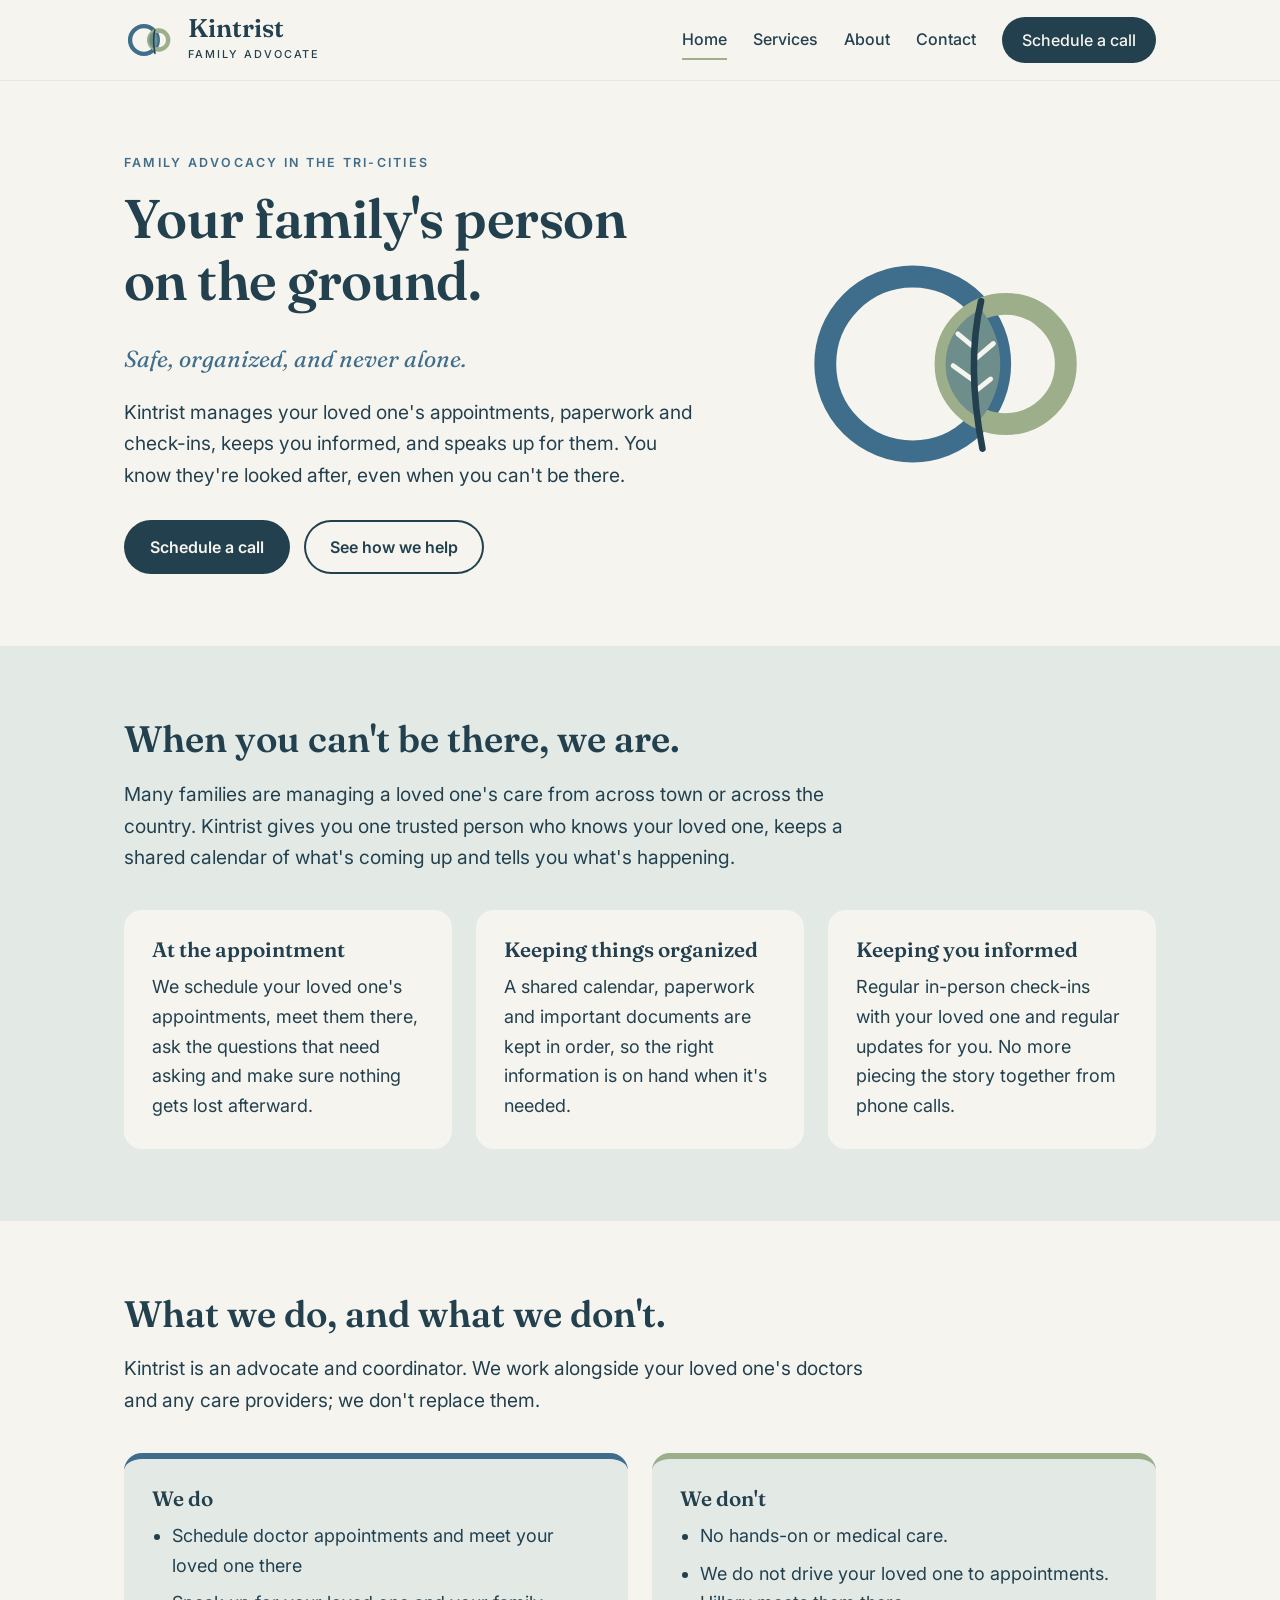
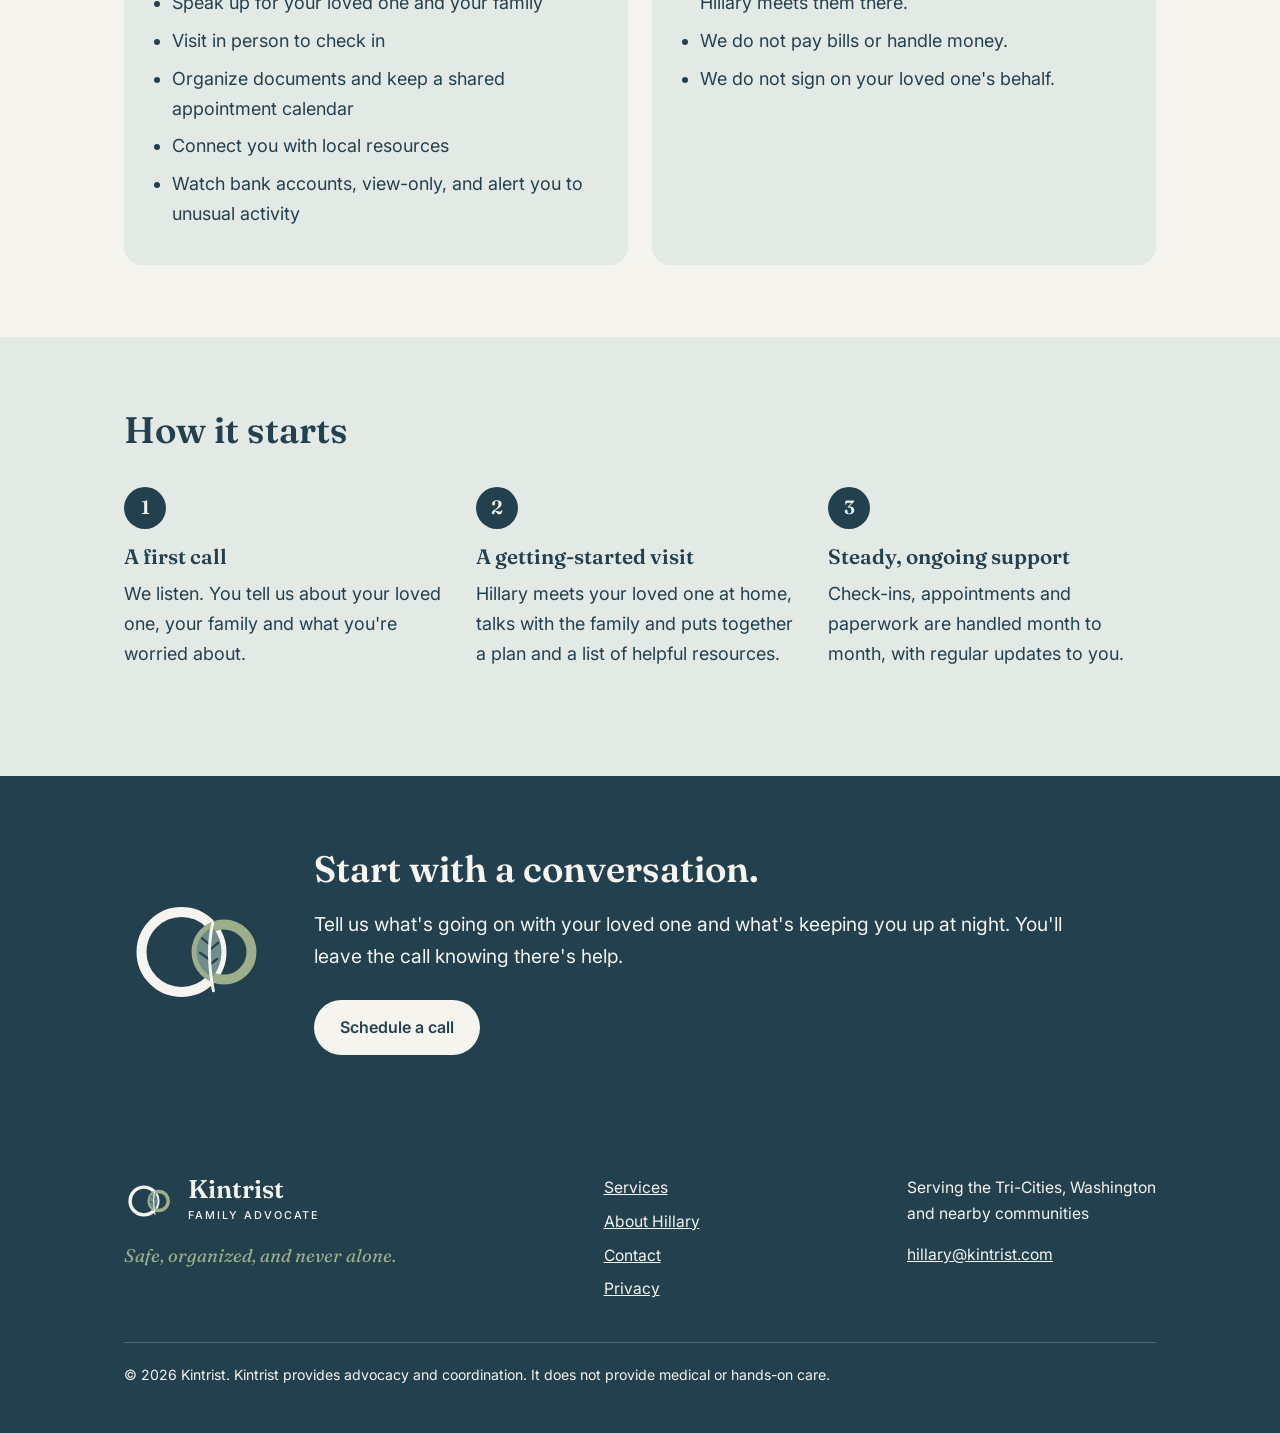
<file: index.html>
<!DOCTYPE html>
<html lang="en">
<head>
  <meta charset="utf-8">
  <meta name="viewport" content="width=device-width, initial-scale=1">
  <title>Kintrist | Family Advocate in the Tri-Cities, WA</title>
  <meta name="description" content="Kintrist manages your loved one's appointments, paperwork and check-ins in the Tri-Cities, keeps your family informed, and speaks up for them.">
  <link rel="icon" href="favicon.svg" type="image/svg+xml">
  <link rel="preconnect" href="https://fonts.googleapis.com">
  <link rel="preconnect" href="https://fonts.gstatic.com" crossorigin>
  <link href="https://fonts.googleapis.com/css2?family=Fraunces:ital,opsz,wght@0,9..144,600;1,9..144,400&family=Inter:wght@400;500;600&display=swap" rel="stylesheet">
  <link rel="stylesheet" href="styles.css">
</head>
<body>
  <a class="skip" href="#main">Skip to main content</a>
  <header class="site-header">
    <div class="wrap">
      <a class="lockup" href="index.html" aria-label="Kintrist, Family Advocate: home">
        <svg xmlns="http://www.w3.org/2000/svg" viewBox="0 0 120 120" aria-hidden="true">
  <circle cx="46" cy="60" r="32" fill="none" stroke="#3F6E8C" stroke-width="10"/>
  <circle cx="80" cy="60" r="22" fill="none" stroke="#9DAE8A" stroke-width="10"/>
  <path d="M70.94 39.95 A32 32 0 0 1 70.94 80.05 A22 22 0 0 1 70.94 39.95 Z" fill="#6E8E8B"/>
  <path d="M71 37 Q65.5 60 71.5 91" stroke="#23404F" stroke-width="3.6" stroke-linecap="round" fill="none"/>
</svg>
        <span><span class="lockup-name">Kintrist</span><span class="lockup-desc">Family Advocate</span></span>
      </a>
      <nav class="nav" aria-label="Main">
        <a href="index.html" aria-current="page">Home</a>
        <a href="services.html">Services</a>
        <a href="about.html">About</a>
        <a href="contact.html">Contact</a>
        <a class="button" href="contact.html">Schedule a call</a>
      </nav>
    </div>
  </header>

  <main id="main">
    <section class="hero">
      <div class="wrap">
        <div>
          <p class="eyebrow">Family advocacy in the Tri-Cities</p>
          <h1>Your family's person on the ground.</h1>
          <p class="tagline">Safe, organized, and never alone.</p>
          <p class="lead">Kintrist manages your loved one's appointments, paperwork and check-ins, keeps you informed, and speaks up for them. You know they're looked after, even when you can't be there.</p>
          <div class="actions">
            <a class="button" href="contact.html">Schedule a call</a>
            <a class="button ghost" href="services.html">See how we help</a>
          </div>
        </div>
        <div class="hero-mark">
          <svg xmlns="http://www.w3.org/2000/svg" viewBox="0 0 120 120" role="img" aria-label="Kintrist logo: two overlapping rings with a feather where they meet">
  <circle cx="46" cy="60" r="32" fill="none" stroke="#3F6E8C" stroke-width="8"/>
  <circle cx="80" cy="60" r="22" fill="none" stroke="#9DAE8A" stroke-width="8"/>
  <path d="M70.94 39.95 A32 32 0 0 1 70.94 80.05 A22 22 0 0 1 70.94 39.95 Z" fill="#6E8E8B"/>
  <path d="M68.6 54 L62.5 49 M68.3 66 L60.8 60.6 M69 58 L75.5 52.5 M68.8 70 L74.5 65.5" stroke="#F6F4EE" stroke-width="1.8" stroke-linecap="round" fill="none"/>
  <path d="M71 37 Q65.5 60 71.5 91" stroke="#23404F" stroke-width="2.4" stroke-linecap="round" fill="none"/>
</svg>
        </div>
      </div>
    </section>

    <section class="soft">
      <div class="wrap">
        <h2>When you can't be there, we are.</h2>
        <p class="lead">Many families are managing a loved one's care from across town or across the country. Kintrist gives you one trusted person who knows your loved one, keeps a shared calendar of what's coming up and tells you what's happening.</p>
        <div class="grid three">
          <div class="card">
            <h3>At the appointment</h3>
            <p>We schedule your loved one's appointments, meet them there, ask the questions that need asking and make sure nothing gets lost afterward.</p>
          </div>
          <div class="card">
            <h3>Keeping things organized</h3>
            <p>A shared calendar, paperwork and important documents are kept in order, so the right information is on hand when it's needed.</p>
          </div>
          <div class="card">
            <h3>Keeping you informed</h3>
            <p>Regular in-person check-ins with your loved one and regular updates for you. No more piecing the story together from phone calls.</p>
          </div>
        </div>
      </div>
    </section>

    <section>
      <div class="wrap">
        <h2>What we do, and what we don't.</h2>
        <p class="lead">Kintrist is an advocate and coordinator. We work alongside your loved one's doctors and any care providers; we don't replace them.</p>
        <div class="grid two">
          <div class="card do">
            <h3>We do</h3>
            <ul>
              <li>Schedule doctor appointments and meet your loved one there</li>
              <li>Speak up for your loved one and your family</li>
              <li>Visit in person to check in</li>
              <li>Organize documents and keep a shared appointment calendar</li>
              <li>Connect you with local resources</li>
              <li>Watch bank accounts, view-only, and alert you to unusual activity</li>
            </ul>
          </div>
          <div class="card dont">
            <h3>We don't</h3>
            <ul>
              <li>No hands-on or medical care.</li>
              <li>We do not drive your loved one to appointments. Hillary meets them there.</li>
              <li>We do not pay bills or handle money.</li>
              <li>We do not sign on your loved one's behalf.</li>
            </ul>
          </div>
        </div>
      </div>
    </section>

    <section class="soft">
      <div class="wrap">
        <h2>How it starts</h2>
        <ol class="steps grid three">
          <li>
            <h3>A first call</h3>
            <p>We listen. You tell us about your loved one, your family and what you're worried about.</p>
          </li>
          <li>
            <h3>A getting-started visit</h3>
            <p>Hillary meets your loved one at home, talks with the family and puts together a plan and a list of helpful resources.</p>
          </li>
          <li>
            <h3>Steady, ongoing support</h3>
            <p>Check-ins, appointments and paperwork are handled month to month, with regular updates to you.</p>
          </li>
        </ol>
      </div>
    </section>

    <section class="band">
      <div class="wrap">
        <svg xmlns="http://www.w3.org/2000/svg" viewBox="0 0 120 120" role="img" aria-label="Kintrist logo">
  <circle cx="46" cy="60" r="32" fill="none" stroke="#F6F4EE" stroke-width="8"/>
  <circle cx="80" cy="60" r="22" fill="none" stroke="#9DAE8A" stroke-width="8"/>
  <path d="M70.94 39.95 A32 32 0 0 1 70.94 80.05 A22 22 0 0 1 70.94 39.95 Z" fill="#6E8E8B"/>
  <path d="M68.6 54 L62.5 49 M68.3 66 L60.8 60.6 M69 58 L75.5 52.5 M68.8 70 L74.5 65.5" stroke="#23404F" stroke-width="1.8" stroke-linecap="round" fill="none"/>
  <path d="M71 37 Q65.5 60 71.5 91" stroke="#F6F4EE" stroke-width="2.4" stroke-linecap="round" fill="none"/>
</svg>
        <div>
          <h2>Start with a conversation.</h2>
          <p class="lead">Tell us what's going on with your loved one and what's keeping you up at night. You'll leave the call knowing there's help.</p>
          <div class="actions"><a class="button on-dark" href="contact.html">Schedule a call</a></div>
        </div>
      </div>
    </section>
  </main>

  <footer class="site-footer">
    <div class="wrap">
      <div>
        <a class="lockup" href="index.html" aria-label="Kintrist home">
          <svg xmlns="http://www.w3.org/2000/svg" viewBox="0 0 120 120" aria-hidden="true">
  <circle cx="46" cy="60" r="32" fill="none" stroke="#F6F4EE" stroke-width="8"/>
  <circle cx="80" cy="60" r="22" fill="none" stroke="#9DAE8A" stroke-width="8"/>
  <path d="M70.94 39.95 A32 32 0 0 1 70.94 80.05 A22 22 0 0 1 70.94 39.95 Z" fill="#6E8E8B"/>
  <path d="M68.6 54 L62.5 49 M68.3 66 L60.8 60.6 M69 58 L75.5 52.5 M68.8 70 L74.5 65.5" stroke="#23404F" stroke-width="1.8" stroke-linecap="round" fill="none"/>
  <path d="M71 37 Q65.5 60 71.5 91" stroke="#F6F4EE" stroke-width="2.4" stroke-linecap="round" fill="none"/>
</svg>
          <span><span class="lockup-name">Kintrist</span><span class="lockup-desc">Family Advocate</span></span>
        </a>
        <p class="tagline">Safe, organized, and never alone.</p>
      </div>
      <ul>
        <li><a href="services.html">Services</a></li>
        <li><a href="about.html">About Hillary</a></li>
        <li><a href="contact.html">Contact</a></li>
        <li><a href="privacy.html">Privacy</a></li>
      </ul>
      <div>
        <p>Serving the Tri-Cities, Washington<br>and nearby communities</p>
        <p><a href="mailto:hillary@kintrist.com">hillary@kintrist.com</a></p>
      </div>
      <p class="legal">&copy; 2026 Kintrist. Kintrist provides advocacy and coordination. It does not provide medical or hands-on care.</p>
    </div>
  </footer>
</body>
</html>
</file>
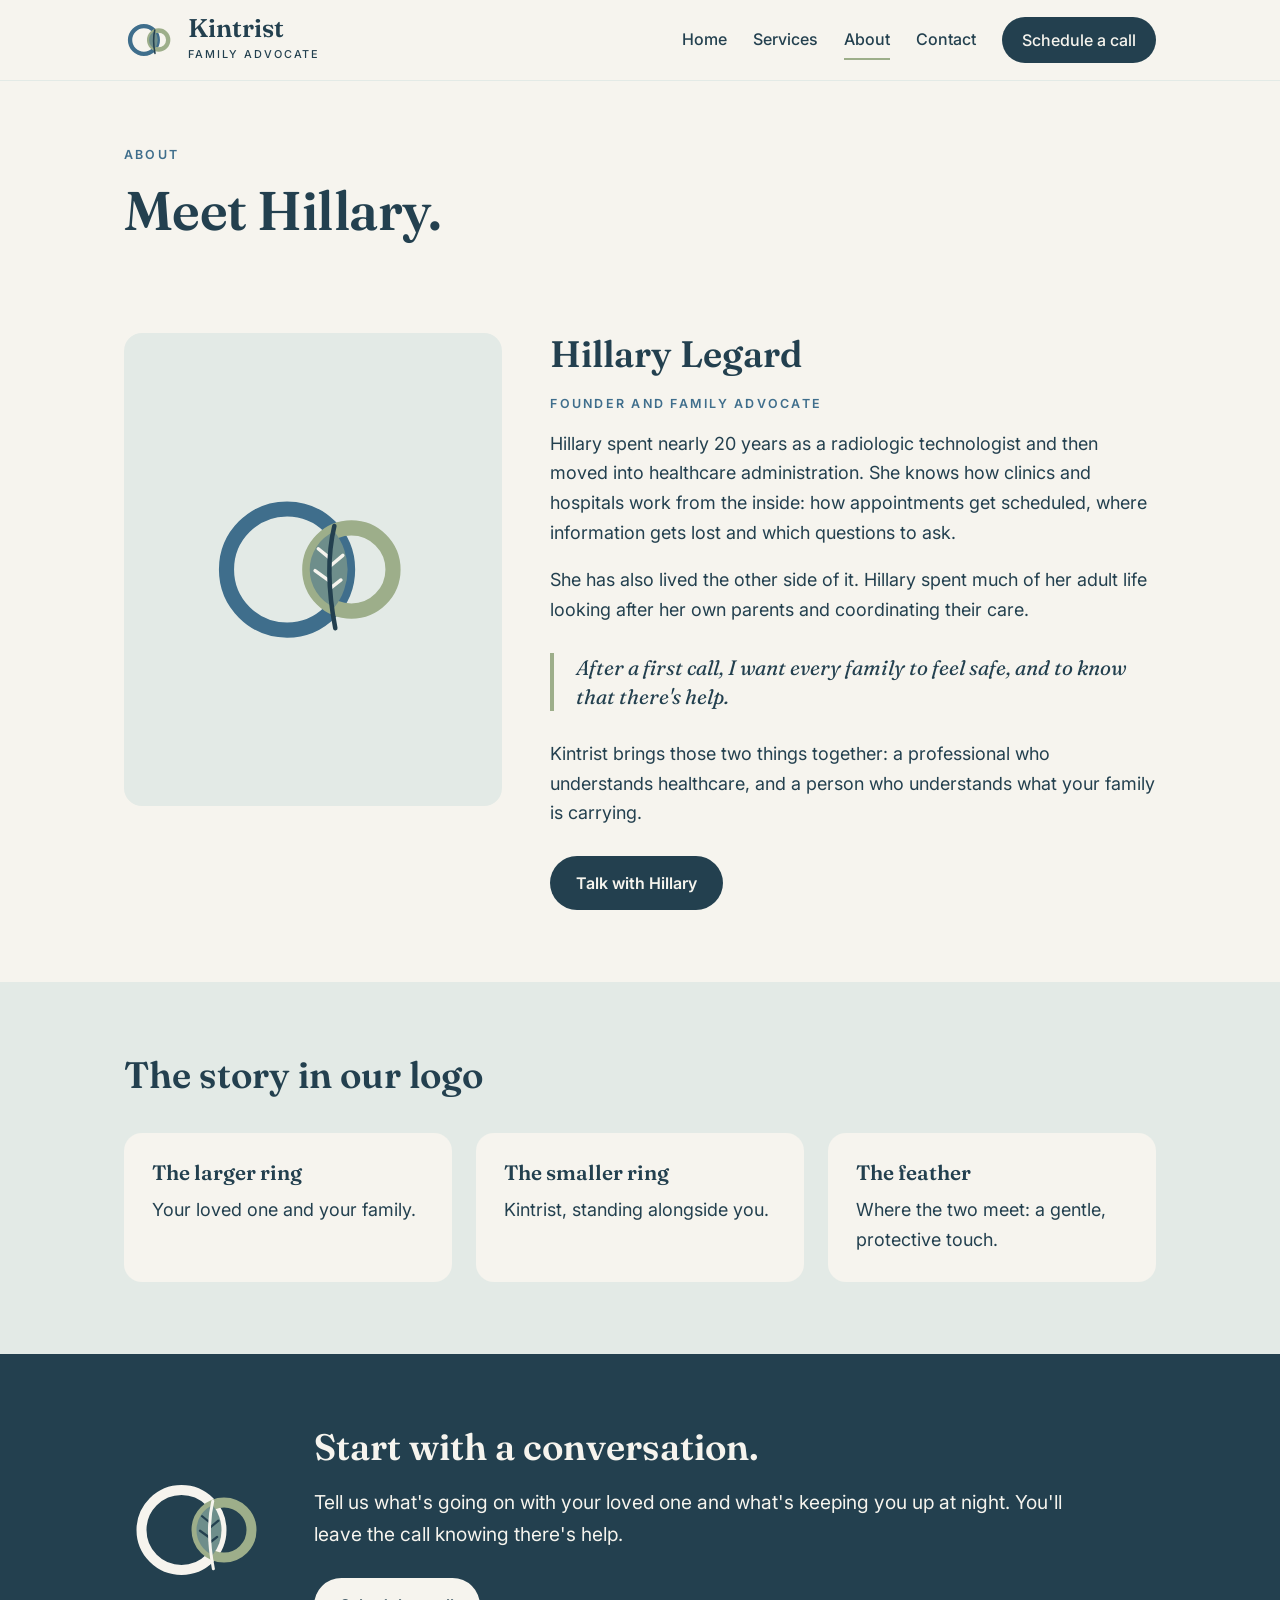
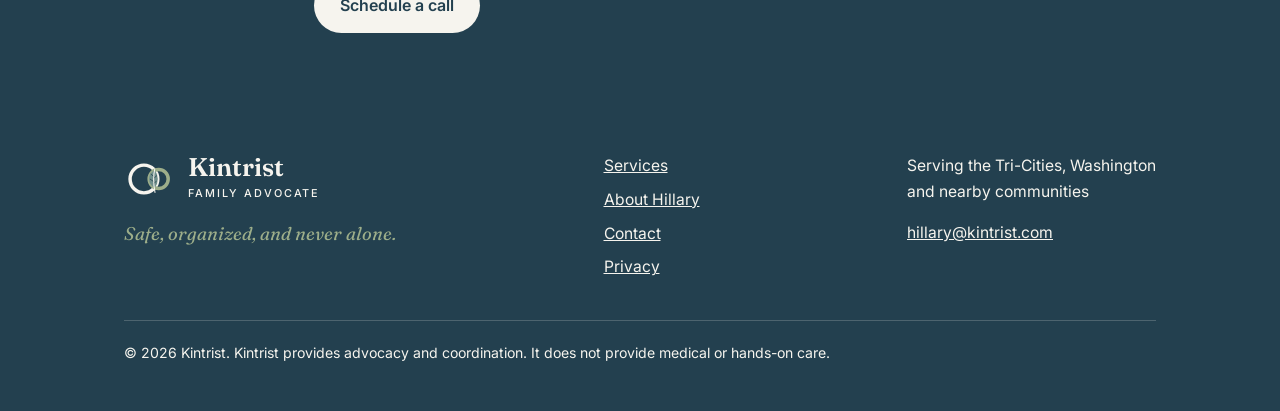
<file: about.html>
<!DOCTYPE html>
<html lang="en">
<head>
  <meta charset="utf-8">
  <meta name="viewport" content="width=device-width, initial-scale=1">
  <title>About Hillary | Kintrist</title>
  <meta name="description" content="Hillary Legard, founder of Kintrist, brings nearly 20 years in healthcare to family advocacy in the Tri-Cities, WA.">
  <link rel="icon" href="favicon.svg" type="image/svg+xml">
  <link rel="preconnect" href="https://fonts.googleapis.com">
  <link rel="preconnect" href="https://fonts.gstatic.com" crossorigin>
  <link href="https://fonts.googleapis.com/css2?family=Fraunces:ital,opsz,wght@0,9..144,600;1,9..144,400&family=Inter:wght@400;500;600&display=swap" rel="stylesheet">
  <link rel="stylesheet" href="styles.css">
</head>
<body>
  <a class="skip" href="#main">Skip to main content</a>
  <header class="site-header">
    <div class="wrap">
      <a class="lockup" href="index.html" aria-label="Kintrist, Family Advocate: home">
        <svg xmlns="http://www.w3.org/2000/svg" viewBox="0 0 120 120" aria-hidden="true">
  <circle cx="46" cy="60" r="32" fill="none" stroke="#3F6E8C" stroke-width="10"/>
  <circle cx="80" cy="60" r="22" fill="none" stroke="#9DAE8A" stroke-width="10"/>
  <path d="M70.94 39.95 A32 32 0 0 1 70.94 80.05 A22 22 0 0 1 70.94 39.95 Z" fill="#6E8E8B"/>
  <path d="M71 37 Q65.5 60 71.5 91" stroke="#23404F" stroke-width="3.6" stroke-linecap="round" fill="none"/>
</svg>
        <span><span class="lockup-name">Kintrist</span><span class="lockup-desc">Family Advocate</span></span>
      </a>
      <nav class="nav" aria-label="Main">
        <a href="index.html">Home</a>
        <a href="services.html">Services</a>
        <a href="about.html" aria-current="page">About</a>
        <a href="contact.html">Contact</a>
        <a class="button" href="contact.html">Schedule a call</a>
      </nav>
    </div>
  </header>

  <main id="main">
    <section class="page-head">
      <div class="wrap">
        <p class="eyebrow">About</p>
        <h1>Meet Hillary.</h1>
      </div>
    </section>

    <section class="about">
      <div class="wrap">
        <div class="portrait">
          <svg xmlns="http://www.w3.org/2000/svg" viewBox="0 0 120 120" role="img" aria-label="Kintrist logo">
  <circle cx="46" cy="60" r="32" fill="none" stroke="#3F6E8C" stroke-width="8"/>
  <circle cx="80" cy="60" r="22" fill="none" stroke="#9DAE8A" stroke-width="8"/>
  <path d="M70.94 39.95 A32 32 0 0 1 70.94 80.05 A22 22 0 0 1 70.94 39.95 Z" fill="#6E8E8B"/>
  <path d="M68.6 54 L62.5 49 M68.3 66 L60.8 60.6 M69 58 L75.5 52.5 M68.8 70 L74.5 65.5" stroke="#F6F4EE" stroke-width="1.8" stroke-linecap="round" fill="none"/>
  <path d="M71 37 Q65.5 60 71.5 91" stroke="#23404F" stroke-width="2.4" stroke-linecap="round" fill="none"/>
</svg>
        </div>
        <div>
          <h2>Hillary Legard</h2>
          <p class="eyebrow">Founder and Family Advocate</p>
          <p>Hillary spent nearly 20 years as a radiologic technologist and then moved into healthcare administration. She knows how clinics and hospitals work from the inside: how appointments get scheduled, where information gets lost and which questions to ask.</p>
          <p>She has also lived the other side of it. Hillary spent much of her adult life looking after her own parents and coordinating their care.</p>
          <blockquote>After a first call, I want every family to feel safe, and to know that there's help.</blockquote>
          <p>Kintrist brings those two things together: a professional who understands healthcare, and a person who understands what your family is carrying.</p>
          <div class="actions"><a class="button" href="contact.html">Talk with Hillary</a></div>
        </div>
      </div>
    </section>

    <section class="soft">
      <div class="wrap">
        <h2>The story in our logo</h2>
        <div class="grid three">
          <div class="card">
            <h3>The larger ring</h3>
            <p>Your loved one and your family.</p>
          </div>
          <div class="card">
            <h3>The smaller ring</h3>
            <p>Kintrist, standing alongside you.</p>
          </div>
          <div class="card">
            <h3>The feather</h3>
            <p>Where the two meet: a gentle, protective touch.</p>
          </div>
        </div>
      </div>
    </section>

    <section class="band">
      <div class="wrap">
        <svg xmlns="http://www.w3.org/2000/svg" viewBox="0 0 120 120" role="img" aria-label="Kintrist logo">
  <circle cx="46" cy="60" r="32" fill="none" stroke="#F6F4EE" stroke-width="8"/>
  <circle cx="80" cy="60" r="22" fill="none" stroke="#9DAE8A" stroke-width="8"/>
  <path d="M70.94 39.95 A32 32 0 0 1 70.94 80.05 A22 22 0 0 1 70.94 39.95 Z" fill="#6E8E8B"/>
  <path d="M68.6 54 L62.5 49 M68.3 66 L60.8 60.6 M69 58 L75.5 52.5 M68.8 70 L74.5 65.5" stroke="#23404F" stroke-width="1.8" stroke-linecap="round" fill="none"/>
  <path d="M71 37 Q65.5 60 71.5 91" stroke="#F6F4EE" stroke-width="2.4" stroke-linecap="round" fill="none"/>
</svg>
        <div>
          <h2>Start with a conversation.</h2>
          <p class="lead">Tell us what's going on with your loved one and what's keeping you up at night. You'll leave the call knowing there's help.</p>
          <div class="actions"><a class="button on-dark" href="contact.html">Schedule a call</a></div>
        </div>
      </div>
    </section>
  </main>

  <footer class="site-footer">
    <div class="wrap">
      <div>
        <a class="lockup" href="index.html" aria-label="Kintrist home">
          <svg xmlns="http://www.w3.org/2000/svg" viewBox="0 0 120 120" aria-hidden="true">
  <circle cx="46" cy="60" r="32" fill="none" stroke="#F6F4EE" stroke-width="8"/>
  <circle cx="80" cy="60" r="22" fill="none" stroke="#9DAE8A" stroke-width="8"/>
  <path d="M70.94 39.95 A32 32 0 0 1 70.94 80.05 A22 22 0 0 1 70.94 39.95 Z" fill="#6E8E8B"/>
  <path d="M68.6 54 L62.5 49 M68.3 66 L60.8 60.6 M69 58 L75.5 52.5 M68.8 70 L74.5 65.5" stroke="#23404F" stroke-width="1.8" stroke-linecap="round" fill="none"/>
  <path d="M71 37 Q65.5 60 71.5 91" stroke="#F6F4EE" stroke-width="2.4" stroke-linecap="round" fill="none"/>
</svg>
          <span><span class="lockup-name">Kintrist</span><span class="lockup-desc">Family Advocate</span></span>
        </a>
        <p class="tagline">Safe, organized, and never alone.</p>
      </div>
      <ul>
        <li><a href="services.html">Services</a></li>
        <li><a href="about.html">About Hillary</a></li>
        <li><a href="contact.html">Contact</a></li>
        <li><a href="privacy.html">Privacy</a></li>
      </ul>
      <div>
        <p>Serving the Tri-Cities, Washington<br>and nearby communities</p>
        <p><a href="mailto:hillary@kintrist.com">hillary@kintrist.com</a></p>
      </div>
      <p class="legal">&copy; 2026 Kintrist. Kintrist provides advocacy and coordination. It does not provide medical or hands-on care.</p>
    </div>
  </footer>
</body>
</html>
</file>
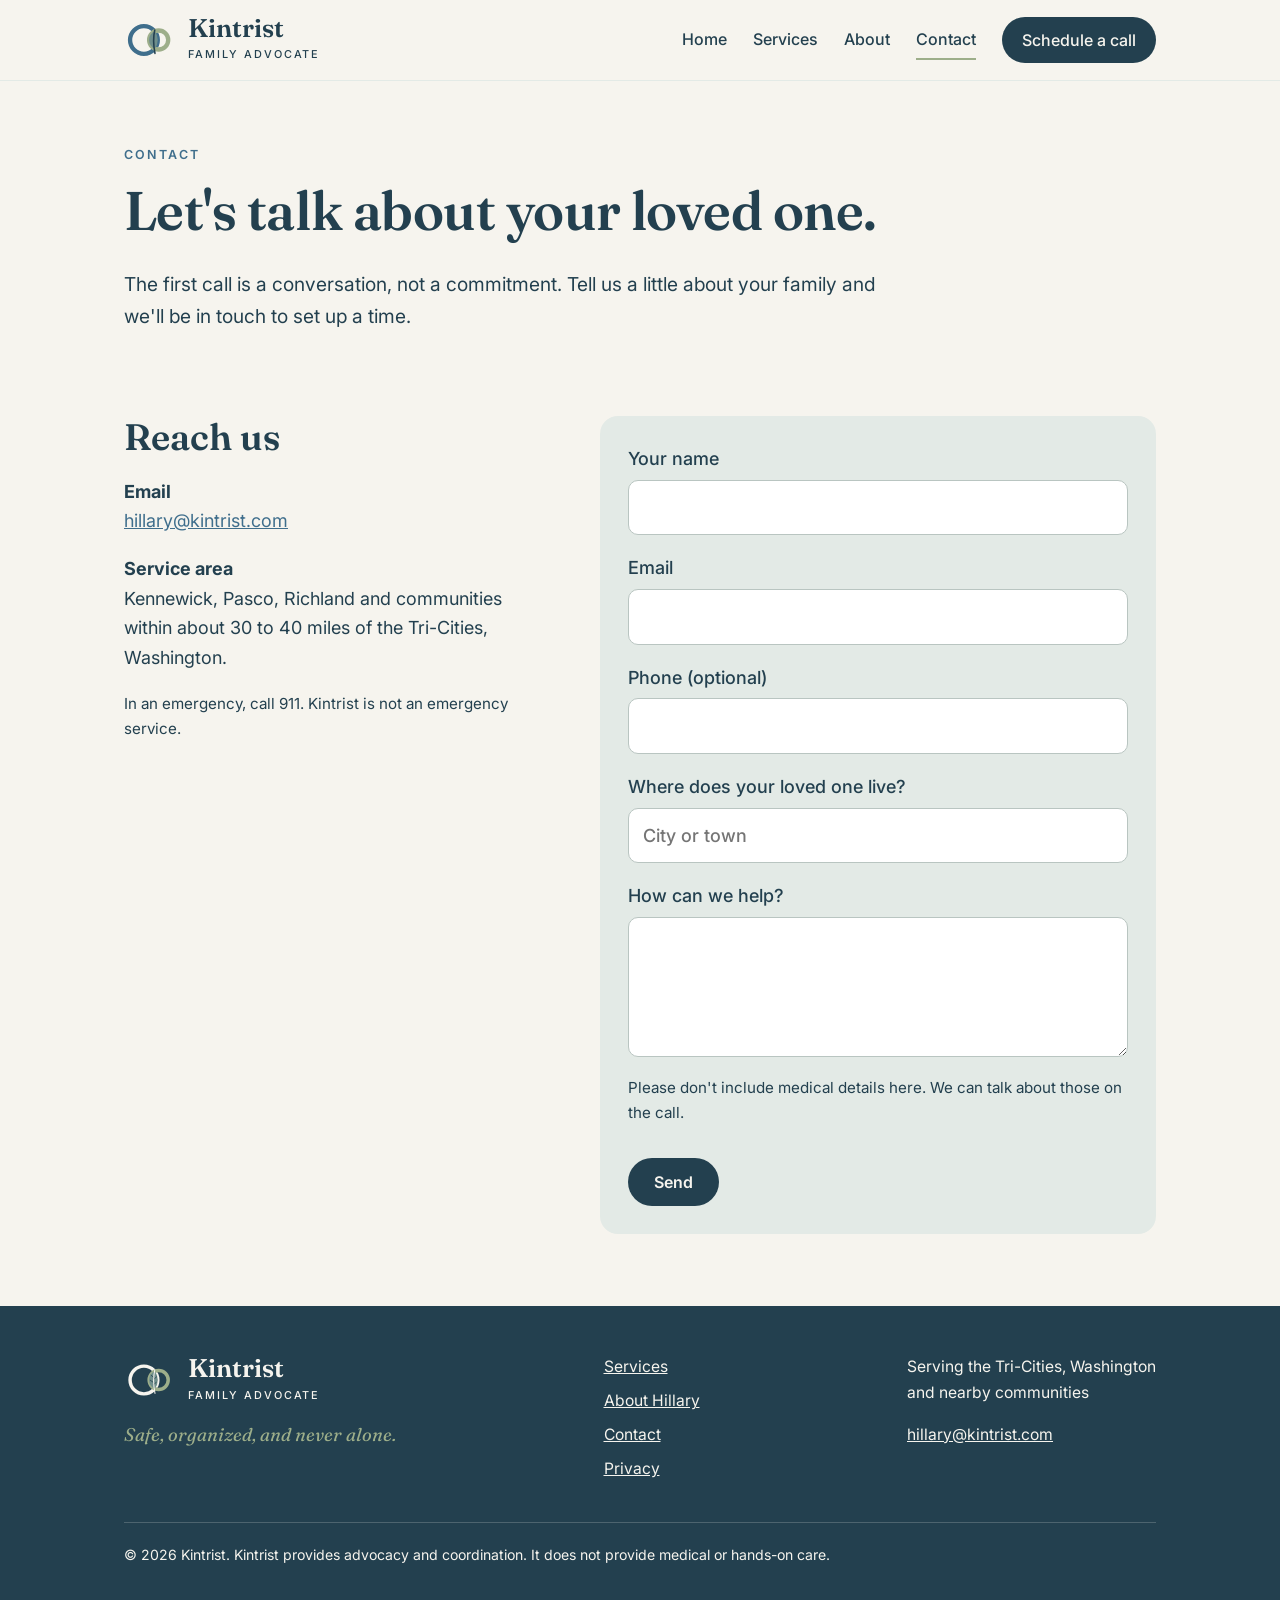
<file: contact.html>
<!DOCTYPE html>
<html lang="en">
<head>
  <meta charset="utf-8">
  <meta name="viewport" content="width=device-width, initial-scale=1">
  <title>Contact | Kintrist</title>
  <meta name="description" content="Schedule a first call with Kintrist, family advocacy in the Tri-Cities, WA.">
  <link rel="icon" href="favicon.svg" type="image/svg+xml">
  <link rel="preconnect" href="https://fonts.googleapis.com">
  <link rel="preconnect" href="https://fonts.gstatic.com" crossorigin>
  <link href="https://fonts.googleapis.com/css2?family=Fraunces:ital,opsz,wght@0,9..144,600;1,9..144,400&family=Inter:wght@400;500;600&display=swap" rel="stylesheet">
  <link rel="stylesheet" href="styles.css">
</head>
<body>
  <a class="skip" href="#main">Skip to main content</a>
  <header class="site-header">
    <div class="wrap">
      <a class="lockup" href="index.html" aria-label="Kintrist, Family Advocate: home">
        <svg xmlns="http://www.w3.org/2000/svg" viewBox="0 0 120 120" aria-hidden="true">
  <circle cx="46" cy="60" r="32" fill="none" stroke="#3F6E8C" stroke-width="10"/>
  <circle cx="80" cy="60" r="22" fill="none" stroke="#9DAE8A" stroke-width="10"/>
  <path d="M70.94 39.95 A32 32 0 0 1 70.94 80.05 A22 22 0 0 1 70.94 39.95 Z" fill="#6E8E8B"/>
  <path d="M71 37 Q65.5 60 71.5 91" stroke="#23404F" stroke-width="3.6" stroke-linecap="round" fill="none"/>
</svg>
        <span><span class="lockup-name">Kintrist</span><span class="lockup-desc">Family Advocate</span></span>
      </a>
      <nav class="nav" aria-label="Main">
        <a href="index.html">Home</a>
        <a href="services.html">Services</a>
        <a href="about.html">About</a>
        <a href="contact.html" aria-current="page">Contact</a>
        <a class="button" href="contact.html">Schedule a call</a>
      </nav>
    </div>
  </header>

  <main id="main">
    <section class="page-head">
      <div class="wrap">
        <p class="eyebrow">Contact</p>
        <h1>Let's talk about your loved one.</h1>
        <p class="lead">The first call is a conversation, not a commitment. Tell us a little about your family and we'll be in touch to set up a time.</p>
      </div>
    </section>

    <section class="contact">
      <div class="wrap">
        <div>
          <h2>Reach us</h2>
          <p><strong>Email</strong><br><a href="mailto:hillary@kintrist.com">hillary@kintrist.com</a></p>
          <p><strong>Service area</strong><br>Kennewick, Pasco, Richland and communities within about 30 to 40 miles of the Tri-Cities, Washington.</p>
          <p class="note">In an emergency, call 911. Kintrist is not an emergency service.</p>
        </div>
        <div class="card">
          <form id="contact-form" novalidate>
            <label>Your name
              <input type="text" name="name" autocomplete="name" required>
            </label>
            <label>Email
              <input type="email" name="email" autocomplete="email" required>
            </label>
            <label>Phone (optional)
              <input type="tel" name="phone" autocomplete="tel">
            </label>
            <label>Where does your loved one live?
              <input type="text" name="city" placeholder="City or town">
            </label>
            <label>How can we help?
              <textarea name="message"></textarea>
            </label>
            <p class="note">Please don't include medical details here. We can talk about those on the call.</p>
            <div><button class="button" type="submit">Send</button></div>
            <p class="form-status" id="form-status" role="status" hidden></p>
          </form>
        </div>
      </div>
    </section>

    <script>
      // TODO before launch: connect this form to a mail service (see README).
      document.getElementById('contact-form').addEventListener('submit', function (e) {
        e.preventDefault();
        var s = document.getElementById('form-status');
        s.hidden = false;
        s.textContent = 'This form is not connected yet, so your message was not sent. For now, please email hillary@kintrist.com.';
      });
    </script>
  </main>

  <footer class="site-footer">
    <div class="wrap">
      <div>
        <a class="lockup" href="index.html" aria-label="Kintrist home">
          <svg xmlns="http://www.w3.org/2000/svg" viewBox="0 0 120 120" aria-hidden="true">
  <circle cx="46" cy="60" r="32" fill="none" stroke="#F6F4EE" stroke-width="8"/>
  <circle cx="80" cy="60" r="22" fill="none" stroke="#9DAE8A" stroke-width="8"/>
  <path d="M70.94 39.95 A32 32 0 0 1 70.94 80.05 A22 22 0 0 1 70.94 39.95 Z" fill="#6E8E8B"/>
  <path d="M68.6 54 L62.5 49 M68.3 66 L60.8 60.6 M69 58 L75.5 52.5 M68.8 70 L74.5 65.5" stroke="#23404F" stroke-width="1.8" stroke-linecap="round" fill="none"/>
  <path d="M71 37 Q65.5 60 71.5 91" stroke="#F6F4EE" stroke-width="2.4" stroke-linecap="round" fill="none"/>
</svg>
          <span><span class="lockup-name">Kintrist</span><span class="lockup-desc">Family Advocate</span></span>
        </a>
        <p class="tagline">Safe, organized, and never alone.</p>
      </div>
      <ul>
        <li><a href="services.html">Services</a></li>
        <li><a href="about.html">About Hillary</a></li>
        <li><a href="contact.html">Contact</a></li>
        <li><a href="privacy.html">Privacy</a></li>
      </ul>
      <div>
        <p>Serving the Tri-Cities, Washington<br>and nearby communities</p>
        <p><a href="mailto:hillary@kintrist.com">hillary@kintrist.com</a></p>
      </div>
      <p class="legal">&copy; 2026 Kintrist. Kintrist provides advocacy and coordination. It does not provide medical or hands-on care.</p>
    </div>
  </footer>
</body>
</html>
</file>
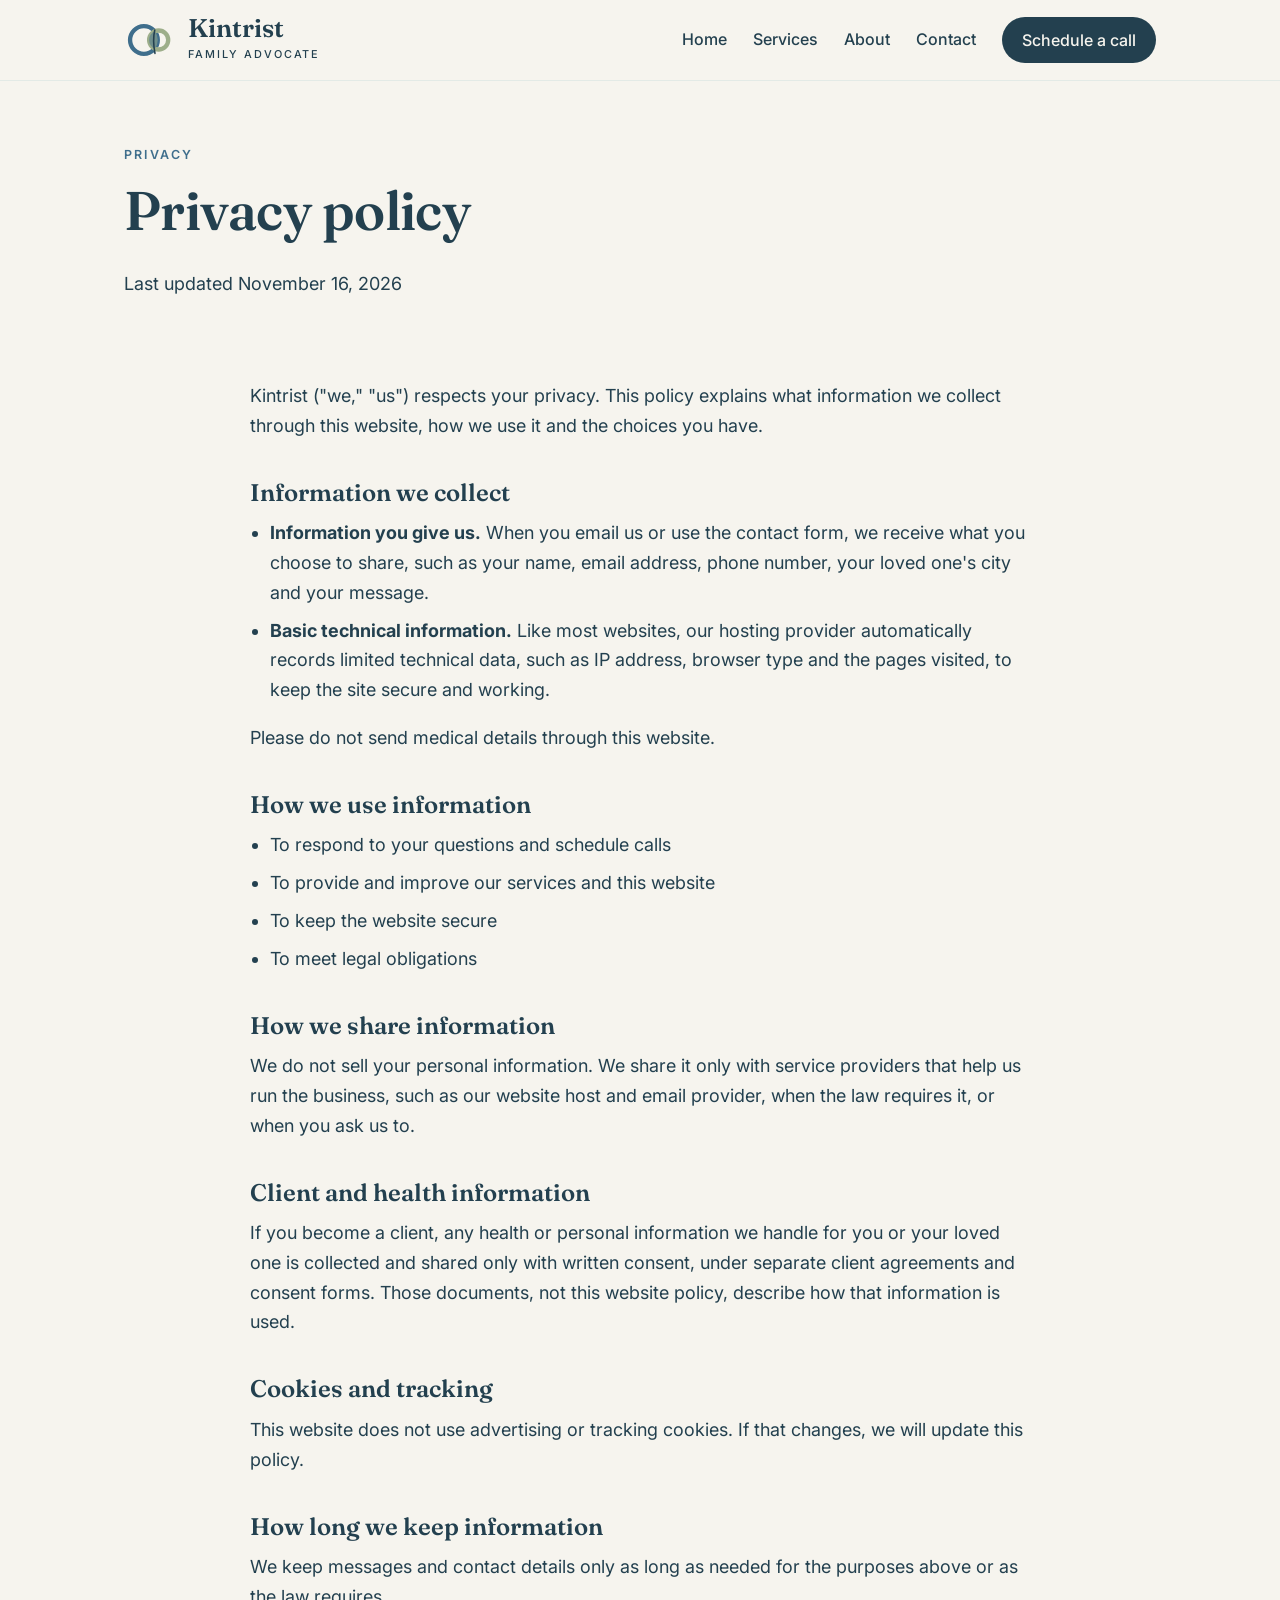
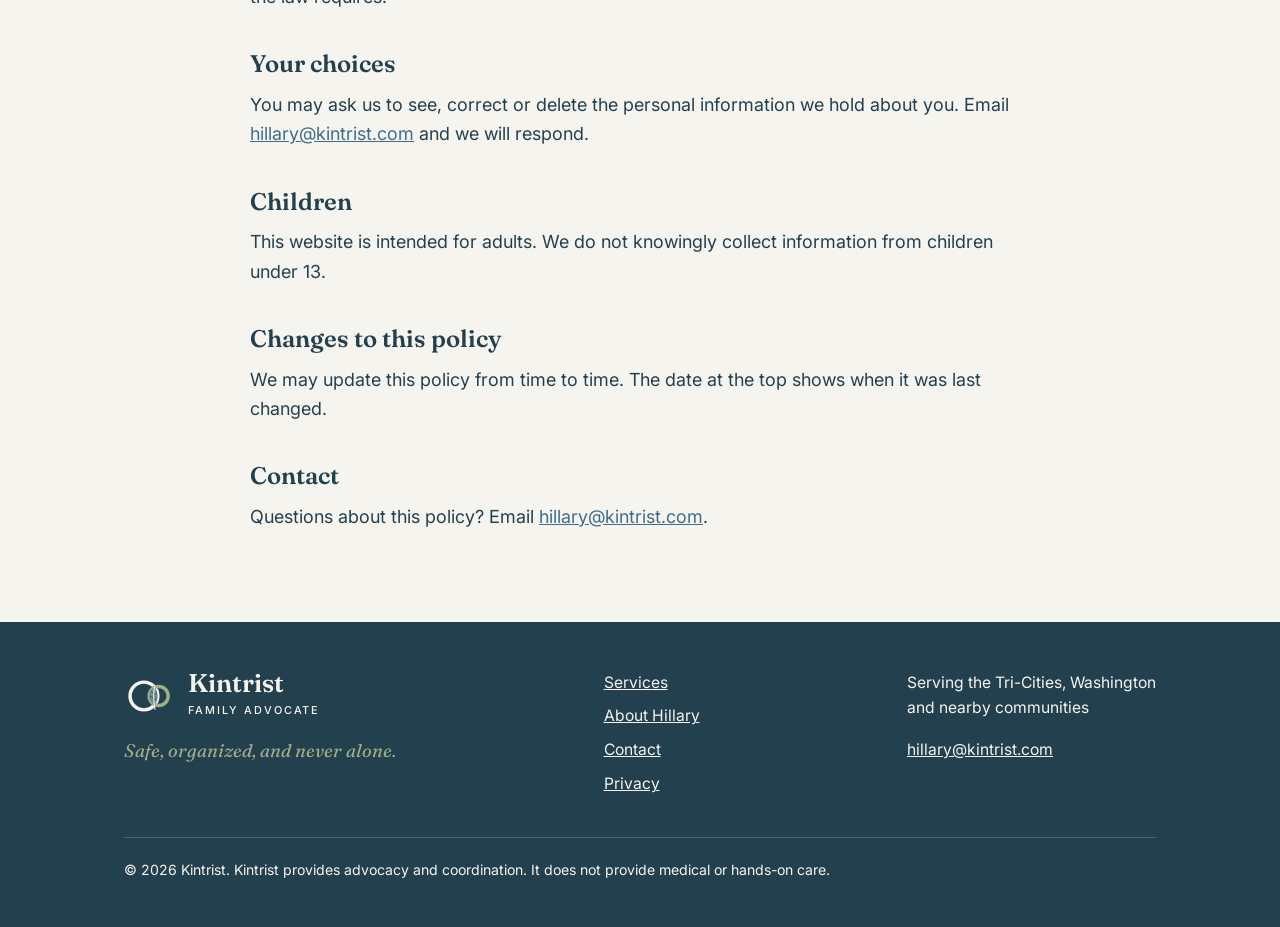
<file: privacy.html>
<!DOCTYPE html>
<html lang="en">
<head>
  <meta charset="utf-8">
  <meta name="viewport" content="width=device-width, initial-scale=1">
  <title>Privacy policy | Kintrist</title>
  <meta name="description" content="How Kintrist collects and uses information through this website.">
  <link rel="icon" href="favicon.svg" type="image/svg+xml">
  <link rel="preconnect" href="https://fonts.googleapis.com">
  <link rel="preconnect" href="https://fonts.gstatic.com" crossorigin>
  <link href="https://fonts.googleapis.com/css2?family=Fraunces:ital,opsz,wght@0,9..144,600;1,9..144,400&family=Inter:wght@400;500;600&display=swap" rel="stylesheet">
  <link rel="stylesheet" href="styles.css">
</head>
<body>
  <a class="skip" href="#main">Skip to main content</a>
  <header class="site-header">
    <div class="wrap">
      <a class="lockup" href="index.html" aria-label="Kintrist, Family Advocate: home">
        <svg xmlns="http://www.w3.org/2000/svg" viewBox="0 0 120 120" aria-hidden="true">
  <circle cx="46" cy="60" r="32" fill="none" stroke="#3F6E8C" stroke-width="10"/>
  <circle cx="80" cy="60" r="22" fill="none" stroke="#9DAE8A" stroke-width="10"/>
  <path d="M70.94 39.95 A32 32 0 0 1 70.94 80.05 A22 22 0 0 1 70.94 39.95 Z" fill="#6E8E8B"/>
  <path d="M71 37 Q65.5 60 71.5 91" stroke="#23404F" stroke-width="3.6" stroke-linecap="round" fill="none"/>
</svg>
        <span><span class="lockup-name">Kintrist</span><span class="lockup-desc">Family Advocate</span></span>
      </a>
      <nav class="nav" aria-label="Main">
        <a href="index.html">Home</a>
        <a href="services.html">Services</a>
        <a href="about.html">About</a>
        <a href="contact.html">Contact</a>
        <a class="button" href="contact.html">Schedule a call</a>
      </nav>
    </div>
  </header>

  <main id="main">
    <!-- BOILERPLATE DRAFT. Replace or revise after attorney review, including the
         Washington My Health My Data Act consumer health data privacy policy. -->
    <section class="page-head">
      <div class="wrap">
        <p class="eyebrow">Privacy</p>
        <h1>Privacy policy</h1>
        <p>Last updated November 16, 2026</p>
      </div>
    </section>

    <section>
      <div class="wrap prose">
        <p>Kintrist ("we," "us") respects your privacy. This policy explains what information we collect through this website, how we use it and the choices you have.</p>

        <h2>Information we collect</h2>
        <ul class="plain">
          <li><strong>Information you give us.</strong> When you email us or use the contact form, we receive what you choose to share, such as your name, email address, phone number, your loved one's city and your message.</li>
          <li><strong>Basic technical information.</strong> Like most websites, our hosting provider automatically records limited technical data, such as IP address, browser type and the pages visited, to keep the site secure and working.</li>
        </ul>
        <p>Please do not send medical details through this website.</p>

        <h2>How we use information</h2>
        <ul class="plain">
          <li>To respond to your questions and schedule calls</li>
          <li>To provide and improve our services and this website</li>
          <li>To keep the website secure</li>
          <li>To meet legal obligations</li>
        </ul>

        <h2>How we share information</h2>
        <p>We do not sell your personal information. We share it only with service providers that help us run the business, such as our website host and email provider, when the law requires it, or when you ask us to.</p>

        <h2>Client and health information</h2>
        <p>If you become a client, any health or personal information we handle for you or your loved one is collected and shared only with written consent, under separate client agreements and consent forms. Those documents, not this website policy, describe how that information is used.</p>

        <h2>Cookies and tracking</h2>
        <p>This website does not use advertising or tracking cookies. If that changes, we will update this policy.</p>

        <h2>How long we keep information</h2>
        <p>We keep messages and contact details only as long as needed for the purposes above or as the law requires.</p>

        <h2>Your choices</h2>
        <p>You may ask us to see, correct or delete the personal information we hold about you. Email <a href="mailto:hillary@kintrist.com">hillary@kintrist.com</a> and we will respond.</p>

        <h2>Children</h2>
        <p>This website is intended for adults. We do not knowingly collect information from children under 13.</p>

        <h2>Changes to this policy</h2>
        <p>We may update this policy from time to time. The date at the top shows when it was last changed.</p>

        <h2>Contact</h2>
        <p>Questions about this policy? Email <a href="mailto:hillary@kintrist.com">hillary@kintrist.com</a>.</p>
      </div>
    </section>
  </main>

  <footer class="site-footer">
    <div class="wrap">
      <div>
        <a class="lockup" href="index.html" aria-label="Kintrist home">
          <svg xmlns="http://www.w3.org/2000/svg" viewBox="0 0 120 120" aria-hidden="true">
  <circle cx="46" cy="60" r="32" fill="none" stroke="#F6F4EE" stroke-width="8"/>
  <circle cx="80" cy="60" r="22" fill="none" stroke="#9DAE8A" stroke-width="8"/>
  <path d="M70.94 39.95 A32 32 0 0 1 70.94 80.05 A22 22 0 0 1 70.94 39.95 Z" fill="#6E8E8B"/>
  <path d="M68.6 54 L62.5 49 M68.3 66 L60.8 60.6 M69 58 L75.5 52.5 M68.8 70 L74.5 65.5" stroke="#23404F" stroke-width="1.8" stroke-linecap="round" fill="none"/>
  <path d="M71 37 Q65.5 60 71.5 91" stroke="#F6F4EE" stroke-width="2.4" stroke-linecap="round" fill="none"/>
</svg>
          <span><span class="lockup-name">Kintrist</span><span class="lockup-desc">Family Advocate</span></span>
        </a>
        <p class="tagline">Safe, organized, and never alone.</p>
      </div>
      <ul>
        <li><a href="services.html">Services</a></li>
        <li><a href="about.html">About Hillary</a></li>
        <li><a href="contact.html">Contact</a></li>
        <li><a href="privacy.html">Privacy</a></li>
      </ul>
      <div>
        <p>Serving the Tri-Cities, Washington<br>and nearby communities</p>
        <p><a href="mailto:hillary@kintrist.com">hillary@kintrist.com</a></p>
      </div>
      <p class="legal">&copy; 2026 Kintrist. Kintrist provides advocacy and coordination. It does not provide medical or hands-on care.</p>
    </div>
  </footer>
</body>
</html>
</file>
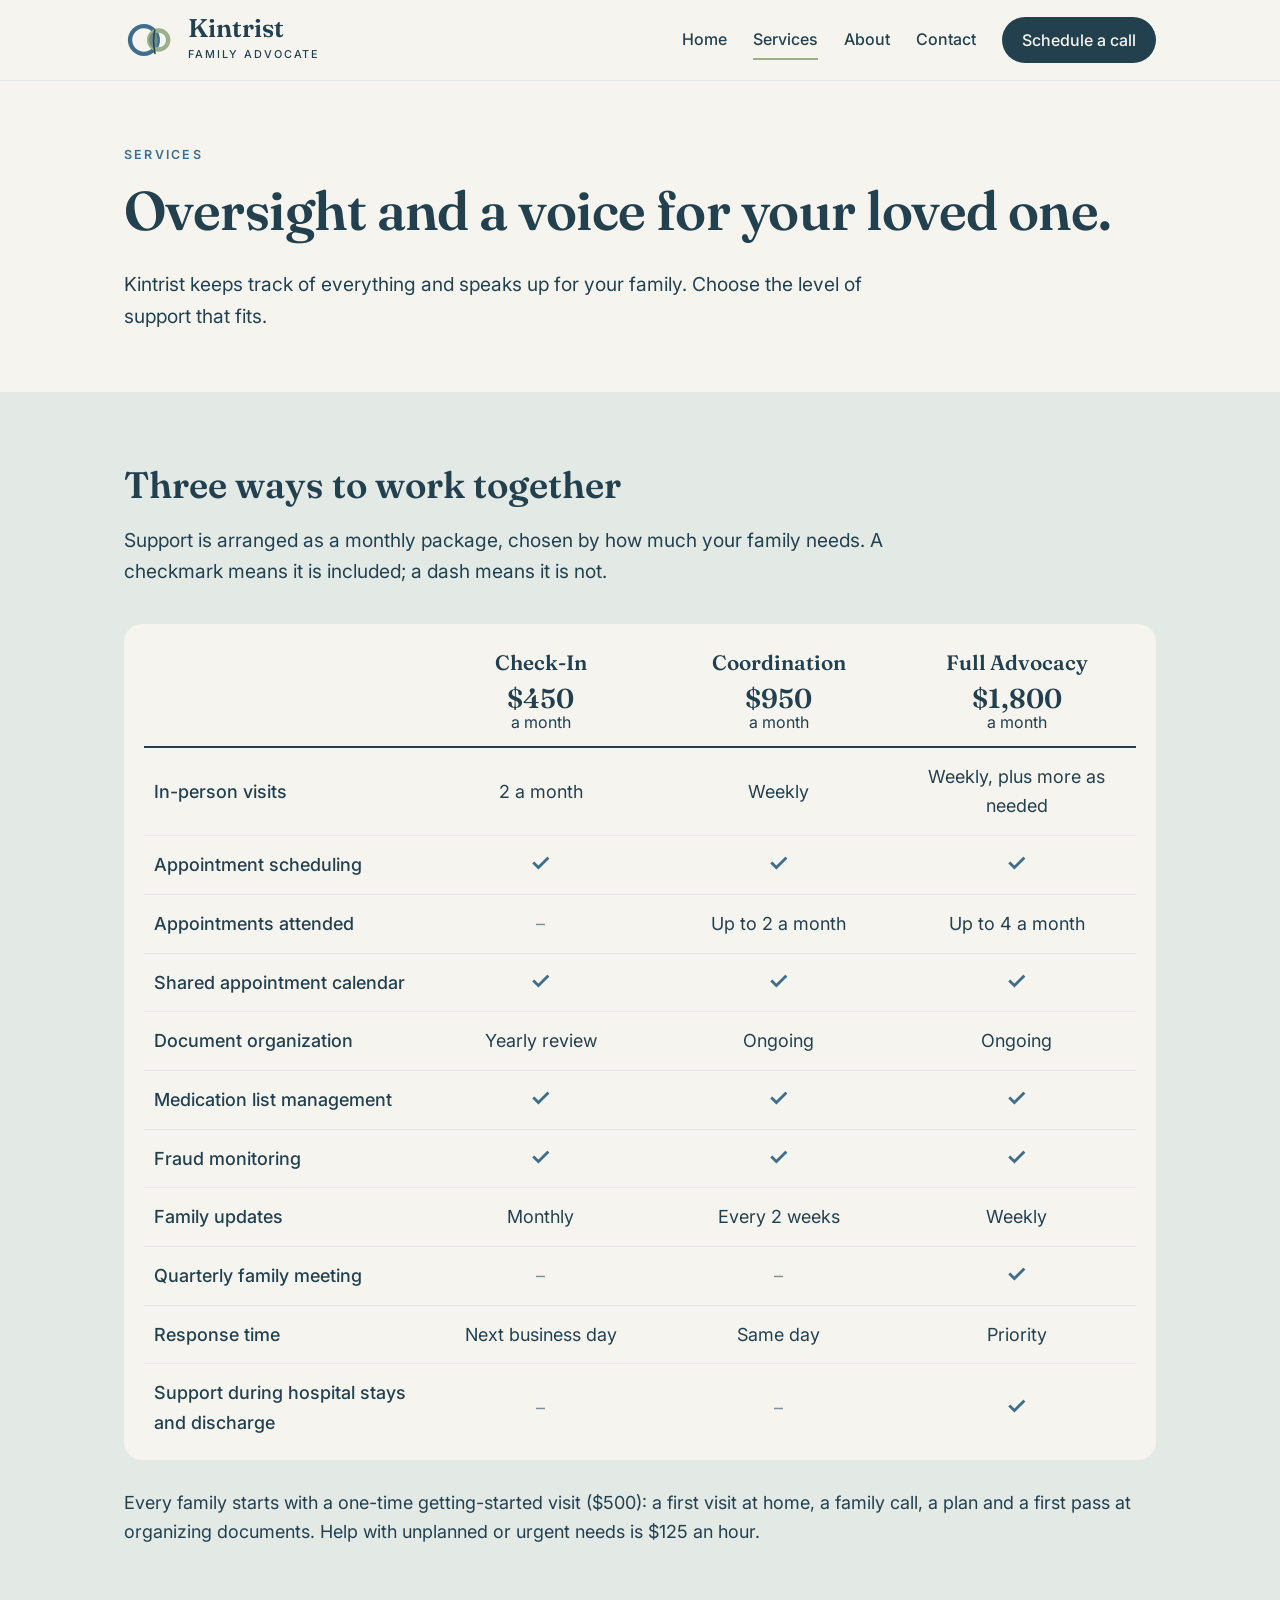
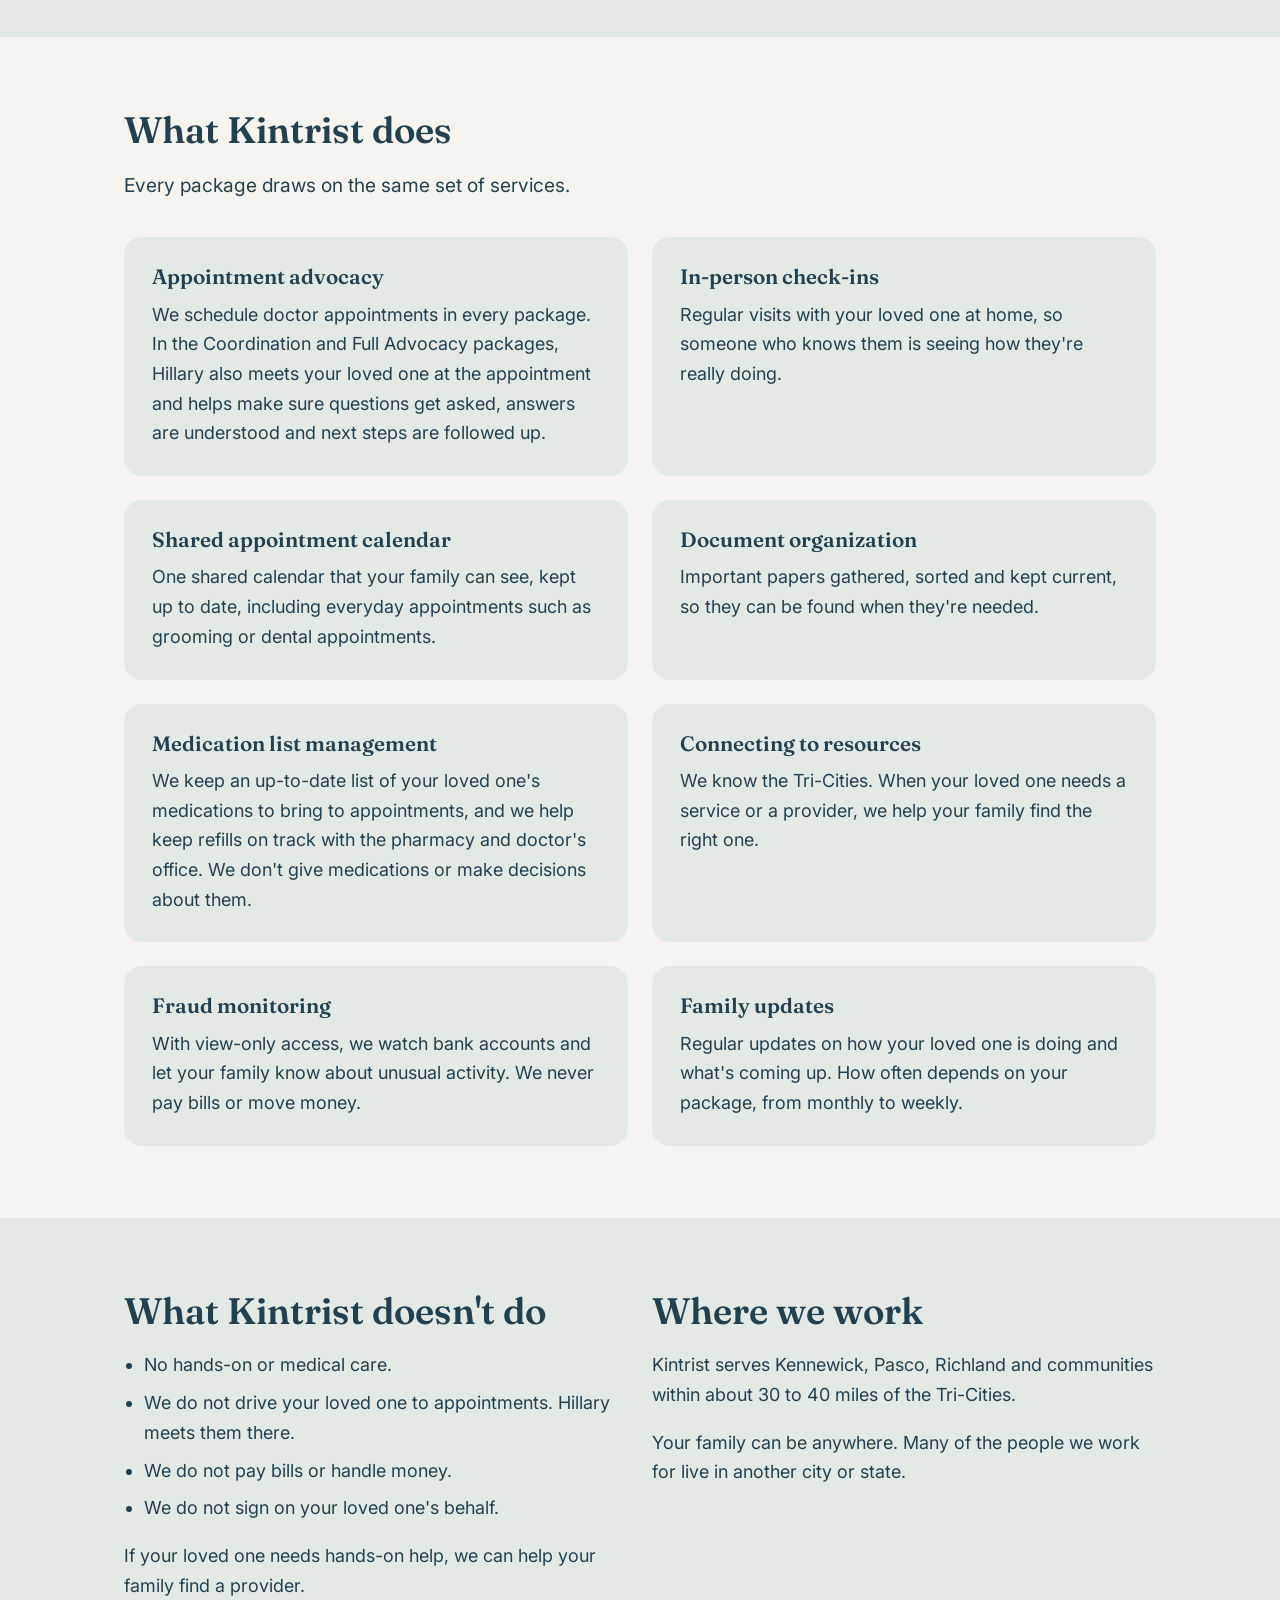
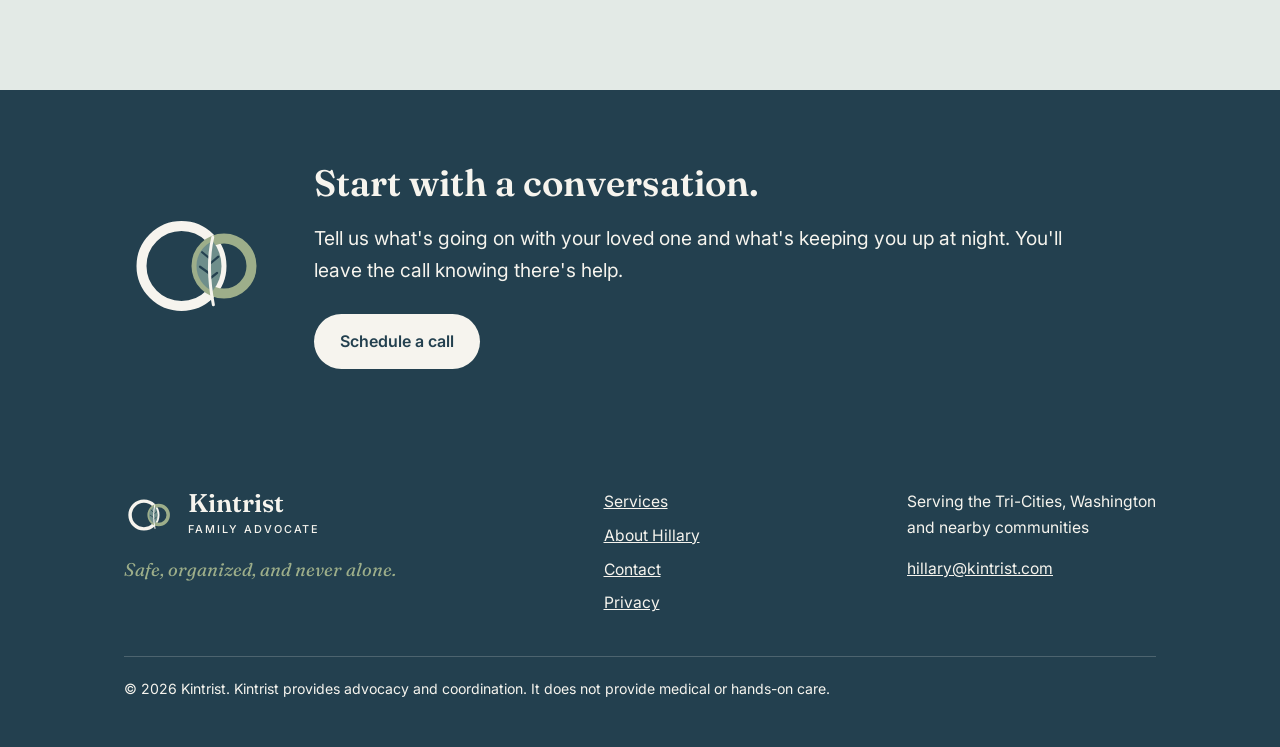
<file: services.html>
<!DOCTYPE html>
<html lang="en">
<head>
  <meta charset="utf-8">
  <meta name="viewport" content="width=device-width, initial-scale=1">
  <title>Services | Kintrist</title>
  <meta name="description" content="Appointment advocacy, in-person check-ins, document organization and family updates for your loved one in the Tri-Cities, WA.">
  <link rel="icon" href="favicon.svg" type="image/svg+xml">
  <link rel="preconnect" href="https://fonts.googleapis.com">
  <link rel="preconnect" href="https://fonts.gstatic.com" crossorigin>
  <link href="https://fonts.googleapis.com/css2?family=Fraunces:ital,opsz,wght@0,9..144,600;1,9..144,400&family=Inter:wght@400;500;600&display=swap" rel="stylesheet">
  <link rel="stylesheet" href="styles.css">
</head>
<body>
  <a class="skip" href="#main">Skip to main content</a>
  <header class="site-header">
    <div class="wrap">
      <a class="lockup" href="index.html" aria-label="Kintrist, Family Advocate: home">
        <svg xmlns="http://www.w3.org/2000/svg" viewBox="0 0 120 120" aria-hidden="true">
  <circle cx="46" cy="60" r="32" fill="none" stroke="#3F6E8C" stroke-width="10"/>
  <circle cx="80" cy="60" r="22" fill="none" stroke="#9DAE8A" stroke-width="10"/>
  <path d="M70.94 39.95 A32 32 0 0 1 70.94 80.05 A22 22 0 0 1 70.94 39.95 Z" fill="#6E8E8B"/>
  <path d="M71 37 Q65.5 60 71.5 91" stroke="#23404F" stroke-width="3.6" stroke-linecap="round" fill="none"/>
</svg>
        <span><span class="lockup-name">Kintrist</span><span class="lockup-desc">Family Advocate</span></span>
      </a>
      <nav class="nav" aria-label="Main">
        <a href="index.html">Home</a>
        <a href="services.html" aria-current="page">Services</a>
        <a href="about.html">About</a>
        <a href="contact.html">Contact</a>
        <a class="button" href="contact.html">Schedule a call</a>
      </nav>
    </div>
  </header>

  <main id="main">
    <section class="page-head">
      <div class="wrap">
        <p class="eyebrow">Services</p>
        <h1>Oversight and a voice for your loved one.</h1>
        <p class="lead">Kintrist keeps track of everything and speaks up for your family. Choose the level of support that fits.</p>
      </div>
    </section>

    <section class="soft">
      <div class="wrap">
        <h2>Three ways to work together</h2>
        <p class="lead">Support is arranged as a monthly package, chosen by how much your family needs. A checkmark means it is included; a dash means it is not.</p>
        <div class="table-wrap">
          <table class="packages">
            <caption class="skip">Comparison of the three monthly packages</caption>
            <thead>
              <tr>
                <td></td>
                <th scope="col">Check-In<span class="price">$450 <span>a month</span></span></th>
                <th scope="col">Coordination<span class="price">$950 <span>a month</span></span></th>
                <th scope="col">Full Advocacy<span class="price">$1,800 <span>a month</span></span></th>
              </tr>
            </thead>
            <tbody>
              <tr><th scope="row">In-person visits</th><td>2 a month</td><td>Weekly</td><td>Weekly, plus more as needed</td></tr>
              <tr><th scope="row">Appointment scheduling</th><td><span class="yes" role="img" aria-label="Included">&#10003;</span></td><td><span class="yes" role="img" aria-label="Included">&#10003;</span></td><td><span class="yes" role="img" aria-label="Included">&#10003;</span></td></tr>
              <tr><th scope="row">Appointments attended</th><td><span class="no" role="img" aria-label="Not included">&ndash;</span></td><td>Up to 2 a month</td><td>Up to 4 a month</td></tr>
              <tr><th scope="row">Shared appointment calendar</th><td><span class="yes" role="img" aria-label="Included">&#10003;</span></td><td><span class="yes" role="img" aria-label="Included">&#10003;</span></td><td><span class="yes" role="img" aria-label="Included">&#10003;</span></td></tr>
              <tr><th scope="row">Document organization</th><td>Yearly review</td><td>Ongoing</td><td>Ongoing</td></tr>
              <tr><th scope="row">Medication list management</th><td><span class="yes" role="img" aria-label="Included">&#10003;</span></td><td><span class="yes" role="img" aria-label="Included">&#10003;</span></td><td><span class="yes" role="img" aria-label="Included">&#10003;</span></td></tr>
              <tr><th scope="row">Fraud monitoring</th><td><span class="yes" role="img" aria-label="Included">&#10003;</span></td><td><span class="yes" role="img" aria-label="Included">&#10003;</span></td><td><span class="yes" role="img" aria-label="Included">&#10003;</span></td></tr>
              <tr><th scope="row">Family updates</th><td>Monthly</td><td>Every 2 weeks</td><td>Weekly</td></tr>
              <tr><th scope="row">Quarterly family meeting</th><td><span class="no" role="img" aria-label="Not included">&ndash;</span></td><td><span class="no" role="img" aria-label="Not included">&ndash;</span></td><td><span class="yes" role="img" aria-label="Included">&#10003;</span></td></tr>
              <tr><th scope="row">Response time</th><td>Next business day</td><td>Same day</td><td>Priority</td></tr>
              <tr><th scope="row">Support during hospital stays and discharge</th><td><span class="no" role="img" aria-label="Not included">&ndash;</span></td><td><span class="no" role="img" aria-label="Not included">&ndash;</span></td><td><span class="yes" role="img" aria-label="Included">&#10003;</span></td></tr>
            </tbody>
          </table>
        </div>
        <p style="margin-top:28px">Every family starts with a one-time getting-started visit ($500): a first visit at home, a family call, a plan and a first pass at organizing documents. Help with unplanned or urgent needs is $125 an hour.</p>
      </div>
    </section>

    <section>
      <div class="wrap">
        <h2>What Kintrist does</h2>
        <p class="lead">Every package draws on the same set of services.</p>
        <div class="grid two">
          <div class="card">
            <h3>Appointment advocacy</h3>
            <p>We schedule doctor appointments in every package. In the Coordination and Full Advocacy packages, Hillary also meets your loved one at the appointment and helps make sure questions get asked, answers are understood and next steps are followed up.</p>
          </div>
          <div class="card">
            <h3>In-person check-ins</h3>
            <p>Regular visits with your loved one at home, so someone who knows them is seeing how they're really doing.</p>
          </div>
          <div class="card">
            <h3>Shared appointment calendar</h3>
            <p>One shared calendar that your family can see, kept up to date, including everyday appointments such as grooming or dental appointments.</p>
          </div>
          <div class="card">
            <h3>Document organization</h3>
            <p>Important papers gathered, sorted and kept current, so they can be found when they're needed.</p>
          </div>
          <div class="card">
            <h3>Medication list management</h3>
            <p>We keep an up-to-date list of your loved one's medications to bring to appointments, and we help keep refills on track with the pharmacy and doctor's office. We don't give medications or make decisions about them.</p>
          </div>
          <div class="card">
            <h3>Connecting to resources</h3>
            <p>We know the Tri-Cities. When your loved one needs a service or a provider, we help your family find the right one.</p>
          </div>
          <div class="card">
            <h3>Fraud monitoring</h3>
            <p>With view-only access, we watch bank accounts and let your family know about unusual activity. We never pay bills or move money.</p>
          </div>
          <div class="card">
            <h3>Family updates</h3>
            <p>Regular updates on how your loved one is doing and what's coming up. How often depends on your package, from monthly to weekly.</p>
          </div>
        </div>
      </div>
    </section>

    <section class="soft">
      <div class="wrap">
        <div class="grid two" style="margin-top:0">
          <div>
            <h2>What Kintrist doesn't do</h2>
            <ul class="plain">
              <li>No hands-on or medical care.</li>
              <li>We do not drive your loved one to appointments. Hillary meets them there.</li>
              <li>We do not pay bills or handle money.</li>
              <li>We do not sign on your loved one's behalf.</li>
            </ul>
            <p>If your loved one needs hands-on help, we can help your family find a provider.</p>
          </div>
          <div>
            <h2>Where we work</h2>
            <p>Kintrist serves Kennewick, Pasco, Richland and communities within about 30 to 40 miles of the Tri-Cities.</p>
            <p>Your family can be anywhere. Many of the people we work for live in another city or state.</p>
          </div>
        </div>
      </div>
    </section>

    <section class="band">
      <div class="wrap">
        <svg xmlns="http://www.w3.org/2000/svg" viewBox="0 0 120 120" role="img" aria-label="Kintrist logo">
  <circle cx="46" cy="60" r="32" fill="none" stroke="#F6F4EE" stroke-width="8"/>
  <circle cx="80" cy="60" r="22" fill="none" stroke="#9DAE8A" stroke-width="8"/>
  <path d="M70.94 39.95 A32 32 0 0 1 70.94 80.05 A22 22 0 0 1 70.94 39.95 Z" fill="#6E8E8B"/>
  <path d="M68.6 54 L62.5 49 M68.3 66 L60.8 60.6 M69 58 L75.5 52.5 M68.8 70 L74.5 65.5" stroke="#23404F" stroke-width="1.8" stroke-linecap="round" fill="none"/>
  <path d="M71 37 Q65.5 60 71.5 91" stroke="#F6F4EE" stroke-width="2.4" stroke-linecap="round" fill="none"/>
</svg>
        <div>
          <h2>Start with a conversation.</h2>
          <p class="lead">Tell us what's going on with your loved one and what's keeping you up at night. You'll leave the call knowing there's help.</p>
          <div class="actions"><a class="button on-dark" href="contact.html">Schedule a call</a></div>
        </div>
      </div>
    </section>
  </main>

  <footer class="site-footer">
    <div class="wrap">
      <div>
        <a class="lockup" href="index.html" aria-label="Kintrist home">
          <svg xmlns="http://www.w3.org/2000/svg" viewBox="0 0 120 120" aria-hidden="true">
  <circle cx="46" cy="60" r="32" fill="none" stroke="#F6F4EE" stroke-width="8"/>
  <circle cx="80" cy="60" r="22" fill="none" stroke="#9DAE8A" stroke-width="8"/>
  <path d="M70.94 39.95 A32 32 0 0 1 70.94 80.05 A22 22 0 0 1 70.94 39.95 Z" fill="#6E8E8B"/>
  <path d="M68.6 54 L62.5 49 M68.3 66 L60.8 60.6 M69 58 L75.5 52.5 M68.8 70 L74.5 65.5" stroke="#23404F" stroke-width="1.8" stroke-linecap="round" fill="none"/>
  <path d="M71 37 Q65.5 60 71.5 91" stroke="#F6F4EE" stroke-width="2.4" stroke-linecap="round" fill="none"/>
</svg>
          <span><span class="lockup-name">Kintrist</span><span class="lockup-desc">Family Advocate</span></span>
        </a>
        <p class="tagline">Safe, organized, and never alone.</p>
      </div>
      <ul>
        <li><a href="services.html">Services</a></li>
        <li><a href="about.html">About Hillary</a></li>
        <li><a href="contact.html">Contact</a></li>
        <li><a href="privacy.html">Privacy</a></li>
      </ul>
      <div>
        <p>Serving the Tri-Cities, Washington<br>and nearby communities</p>
        <p><a href="mailto:hillary@kintrist.com">hillary@kintrist.com</a></p>
      </div>
      <p class="legal">&copy; 2026 Kintrist. Kintrist provides advocacy and coordination. It does not provide medical or hands-on care.</p>
    </div>
  </footer>
</body>
</html>
</file>
<file: styles.css>
/* Kintrist site styles. Brand rules: see the Kintrist Brand Identity doc. */
:root {
  --k-river: #3F6E8C;
  --k-sage: #9DAE8A;
  --k-overlap: #6E8E8B;
  --k-deep: #23404F;
  --k-linen: #F6F4EE;
  --k-mist: #E3EAE6;
  --k-font-display: 'Fraunces', Georgia, serif;
  --k-font-body: 'Inter', system-ui, -apple-system, 'Segoe UI', sans-serif;
  --k-width: 1080px;
}
*, *::before, *::after { box-sizing: border-box; }
html { -webkit-text-size-adjust: 100%; }
body {
  margin: 0;
  background: var(--k-linen);
  color: var(--k-deep);
  font-family: var(--k-font-body);
  font-size: 18px;
  line-height: 1.65;
}
img, svg { max-width: 100%; }
h1, h2, h3 { font-family: var(--k-font-display); font-weight: 600; color: var(--k-deep); line-height: 1.15; margin: 0 0 0.5em; }
h1 { font-size: clamp(2.2rem, 5vw, 3.4rem); letter-spacing: -0.01em; }
h2 { font-size: clamp(1.7rem, 3.4vw, 2.3rem); }
h3 { font-size: 1.3rem; }
p { margin: 0 0 1em; }
a { color: var(--k-river); }
a:focus-visible, button:focus-visible, input:focus-visible, textarea:focus-visible {
  outline: 3px solid var(--k-river); outline-offset: 3px;
}
.wrap { max-width: var(--k-width); margin: 0 auto; padding: 0 24px; }
.skip { position: absolute; left: -9999px; }
.skip:focus { left: 16px; top: 16px; background: var(--k-linen); padding: 8px 12px; z-index: 10; }

/* Header */
.site-header { border-bottom: 1px solid var(--k-mist); background: var(--k-linen); }
.site-header .wrap { display: flex; align-items: center; justify-content: space-between; gap: 16px 32px; flex-wrap: wrap; padding-top: 14px; padding-bottom: 14px; }
.lockup { display: flex; align-items: center; gap: 12px; text-decoration: none; color: var(--k-deep); }
.lockup svg { width: 52px; height: 52px; flex: none; }
.lockup-name { display: block; font-family: var(--k-font-display); font-weight: 600; font-size: 1.6rem; line-height: 1; }
.lockup-desc { display: block; font-size: 0.68rem; font-weight: 500; letter-spacing: 0.18em; text-transform: uppercase; margin-top: 5px; }
.nav { display: flex; align-items: center; gap: 6px 26px; flex-wrap: wrap; }
.nav a { color: var(--k-deep); text-decoration: none; font-weight: 500; font-size: 1rem; padding: 6px 0; border-bottom: 2px solid transparent; }
.nav a:hover, .nav a[aria-current="page"] { border-bottom-color: var(--k-sage); }
.nav a.button { padding: 10px 20px; border-bottom: 0; color: var(--k-linen); }

/* Buttons */
.button {
  display: inline-block; background: var(--k-deep); color: var(--k-linen);
  font-family: var(--k-font-body); font-weight: 600; font-size: 1rem;
  padding: 14px 26px; border-radius: 999px; border: 0; text-decoration: none; cursor: pointer;
}
.button:hover { background: var(--k-river); }
.button.ghost { background: transparent; color: var(--k-deep); box-shadow: inset 0 0 0 2px var(--k-deep); }
.button.ghost:hover { background: var(--k-mist); }
.button.on-dark { background: var(--k-linen); color: var(--k-deep); }
.button.on-dark:hover { background: var(--k-mist); }
.actions { display: flex; gap: 14px; flex-wrap: wrap; margin-top: 28px; }

/* Sections */
section { padding: 72px 0; }
.soft { background: var(--k-mist); }
.lead { font-size: 1.2rem; max-width: 40em; }
.tagline { font-family: var(--k-font-display); font-style: italic; font-weight: 400; font-size: 1.45rem; color: var(--k-river); margin-bottom: 0.8em; }
.eyebrow { font-size: 0.78rem; font-weight: 600; letter-spacing: 0.18em; text-transform: uppercase; color: var(--k-river); margin-bottom: 14px; }

.hero .wrap { display: grid; grid-template-columns: 1.4fr 1fr; gap: 48px; align-items: center; }
.hero-mark { display: flex; justify-content: center; }
.hero-mark svg { width: min(340px, 80%); height: auto; }
.page-head { padding: 64px 0 40px; }
.page-head + section { padding-top: 24px; }
.page-head + section.soft { padding-top: 72px; }

.grid { display: grid; gap: 24px; margin-top: 36px; }
.grid.three { grid-template-columns: repeat(3, 1fr); }
.grid.two { grid-template-columns: repeat(2, 1fr); }
.card { background: var(--k-mist); border-radius: 18px; padding: 28px; }
.soft .card { background: var(--k-linen); }
.card p:last-child, .card ul:last-child { margin-bottom: 0; }
.card ul, .plain { padding-left: 1.1em; margin: 0 0 1em; }
.card li, .plain li { margin-bottom: 0.45em; }
.price { font-family: var(--k-font-display); font-weight: 600; font-size: 2rem; line-height: 1.1; margin-bottom: 0.6em; }
.price span { font-family: var(--k-font-body); font-weight: 400; font-size: 1rem; }
.prose { max-width: 46em; }
.prose h2 { font-size: 1.5rem; margin-top: 1.6em; }
.card.do { border-top: 6px solid var(--k-river); }
.card.dont { border-top: 6px solid var(--k-sage); }

.steps { counter-reset: step; list-style: none; padding: 0; }
.steps li { counter-increment: step; position: relative; padding-top: 58px; }
.steps li::before {
  content: counter(step); position: absolute; top: 0; left: 0;
  width: 42px; height: 42px; border-radius: 50%;
  background: var(--k-deep); color: var(--k-linen);
  font-family: var(--k-font-display); font-weight: 600; font-size: 1.2rem;
  display: flex; align-items: center; justify-content: center;
}

.band { background: var(--k-deep); color: var(--k-linen); }
.band h2 { color: var(--k-linen); }
.band .wrap { display: grid; grid-template-columns: auto 1fr; gap: 40px; align-items: center; }
.band svg { width: 150px; height: 150px; }
.band .tagline { color: var(--k-sage); }

.about .wrap { display: grid; grid-template-columns: 1fr 1.6fr; gap: 48px; align-items: start; }
.portrait { background: var(--k-mist); border-radius: 18px; aspect-ratio: 4 / 5; display: flex; align-items: center; justify-content: center; }
.portrait svg { width: 60%; height: auto; }
blockquote { margin: 28px 0; padding-left: 22px; border-left: 4px solid var(--k-sage); font-family: var(--k-font-display); font-style: italic; font-size: 1.3rem; line-height: 1.4; }

/* Contact */
.contact .wrap { display: grid; grid-template-columns: 1fr 1.3fr; gap: 48px; align-items: start; }
form { display: grid; gap: 18px; }
label { font-weight: 500; display: grid; gap: 6px; }
input, textarea {
  font: inherit; color: var(--k-deep); background: #fff;
  border: 1px solid #b9c5c1; border-radius: 10px; padding: 12px 14px; width: 100%;
}
textarea { min-height: 140px; resize: vertical; }
.note { font-size: 0.95rem; }
.form-status { background: var(--k-linen); border-radius: 10px; padding: 14px 16px; }
.form-status[hidden] { display: none; }

/* Footer */
.site-footer { background: var(--k-deep); color: var(--k-linen); padding: 48px 0 32px; font-size: 0.98rem; }
.site-footer .wrap { display: flex; justify-content: space-between; gap: 32px; flex-wrap: wrap; }
.site-footer a { color: var(--k-linen); }
.site-footer .lockup { color: var(--k-linen); }
.site-footer .tagline { color: var(--k-sage); font-size: 1.15rem; margin: 14px 0 0; }
.site-footer ul { list-style: none; margin: 0; padding: 0; display: grid; gap: 8px; }
.site-footer .legal { width: 100%; border-top: 1px solid rgba(246, 244, 238, 0.2); padding-top: 20px; margin-top: 8px; font-size: 0.88rem; }

.table-wrap { background: var(--k-linen); border-radius: 18px; padding: 8px 20px; margin-top: 36px; overflow-x: auto; }
.packages { width: 100%; border-collapse: collapse; table-layout: fixed; }
.packages th, .packages td { padding: 14px 10px; text-align: center; vertical-align: middle; border-bottom: 1px solid var(--k-mist); }
.packages tbody tr:last-child th, .packages tbody tr:last-child td { border-bottom: 0; }
.packages thead th { font-family: var(--k-font-display); font-weight: 600; font-size: 1.3rem; vertical-align: bottom; border-bottom: 2px solid var(--k-deep); }
.packages thead td { width: 28%; border-bottom: 2px solid var(--k-deep); }
.packages .price { display: block; margin: 4px 0 0; font-size: 1.7rem; }
.packages .price span { display: block; }
.packages tbody th { text-align: left; font-weight: 500; }
.packages .yes { color: var(--k-river); font-size: 1.5rem; font-weight: 600; line-height: 1; }
.packages .no { color: var(--k-deep); opacity: 0.55; }
@media (max-width: 820px) {
  .table-wrap { padding: 4px 8px; }
  .packages { font-size: 0.85rem; }
  .packages th, .packages td { padding: 10px 4px; }
  .packages thead th { font-size: 0.8rem; }
  .packages thead td { width: 25%; }
  .packages .price { font-size: 1.15rem; }
  .packages .price span { font-size: 0.75rem; }
  body { font-size: 17px; }
  section { padding: 52px 0; }
  .hero .wrap, .about .wrap, .contact .wrap, .band .wrap { grid-template-columns: 1fr; }
  .hero-mark { order: -1; }
  .hero-mark svg { width: 180px; }
  .grid.three, .grid.two { grid-template-columns: 1fr; }
  .portrait { max-width: 320px; }
  .band svg { width: 110px; height: 110px; }
}
</file>
